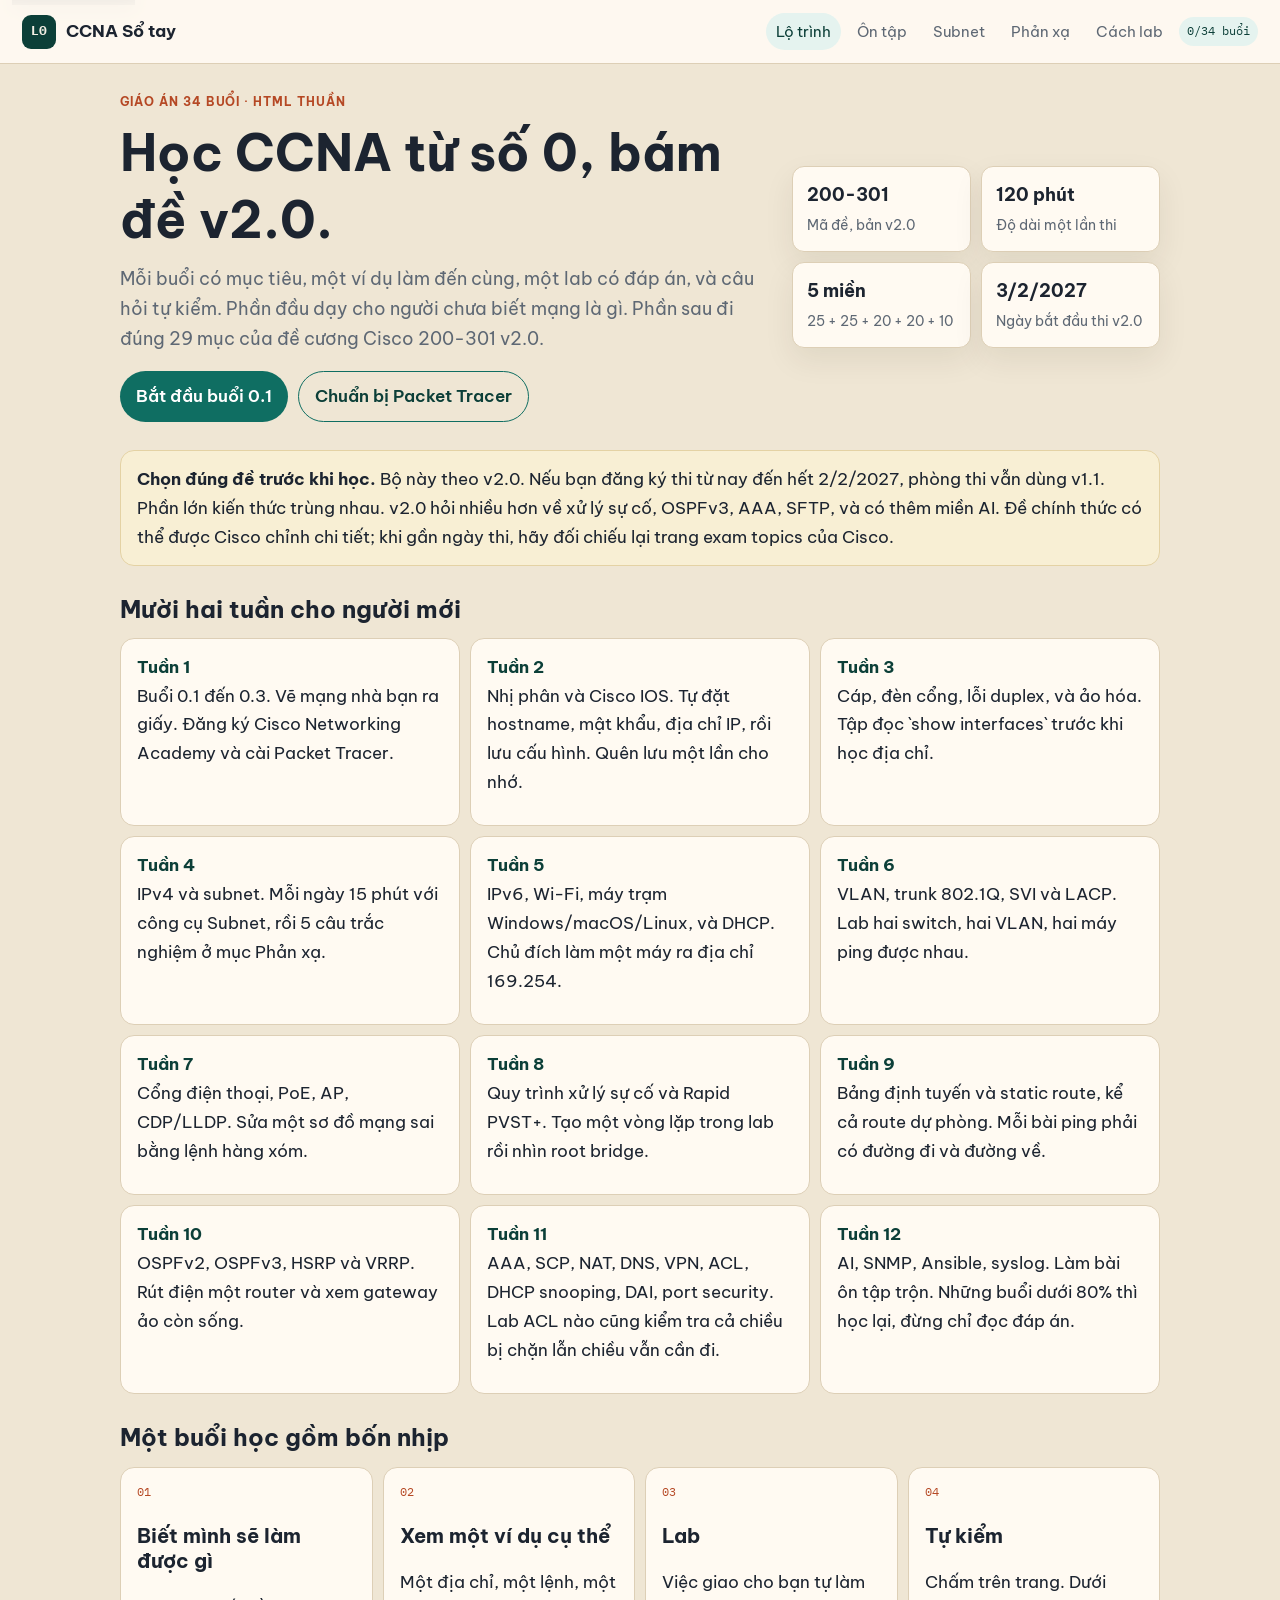
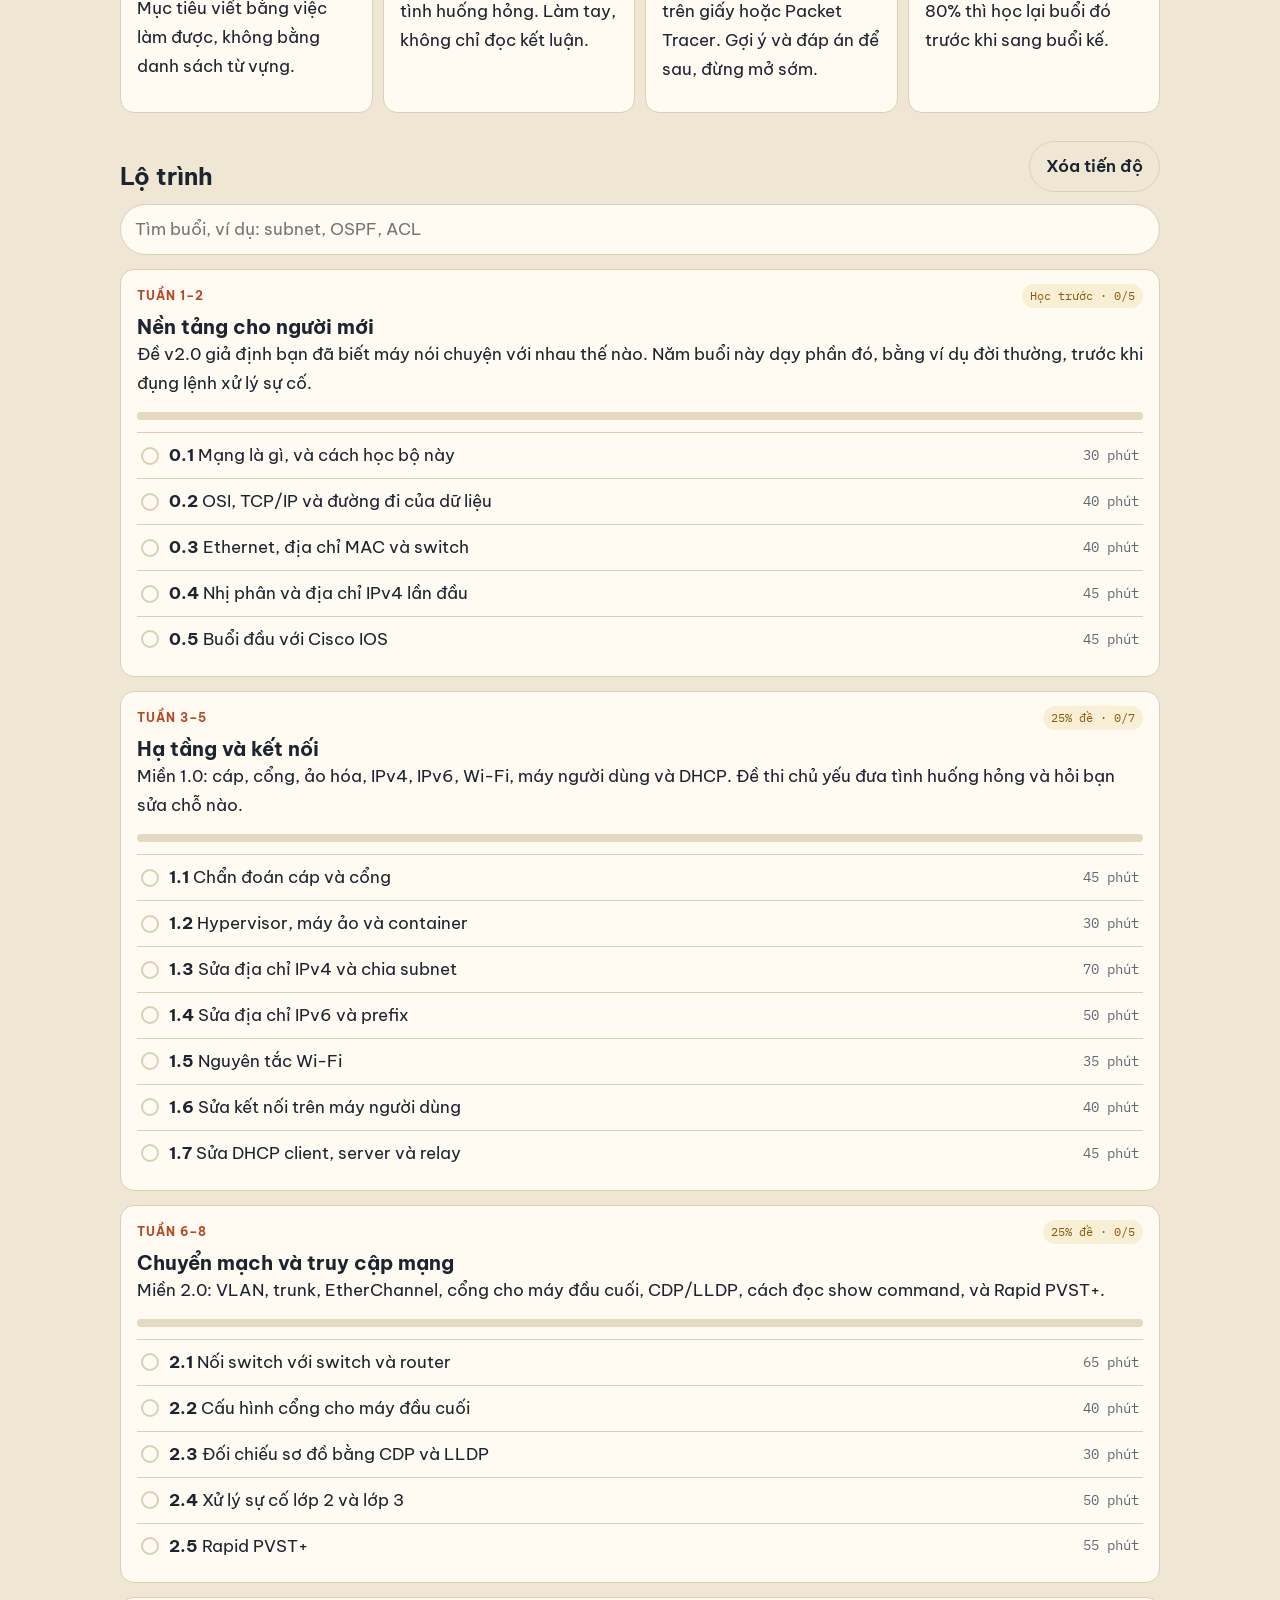
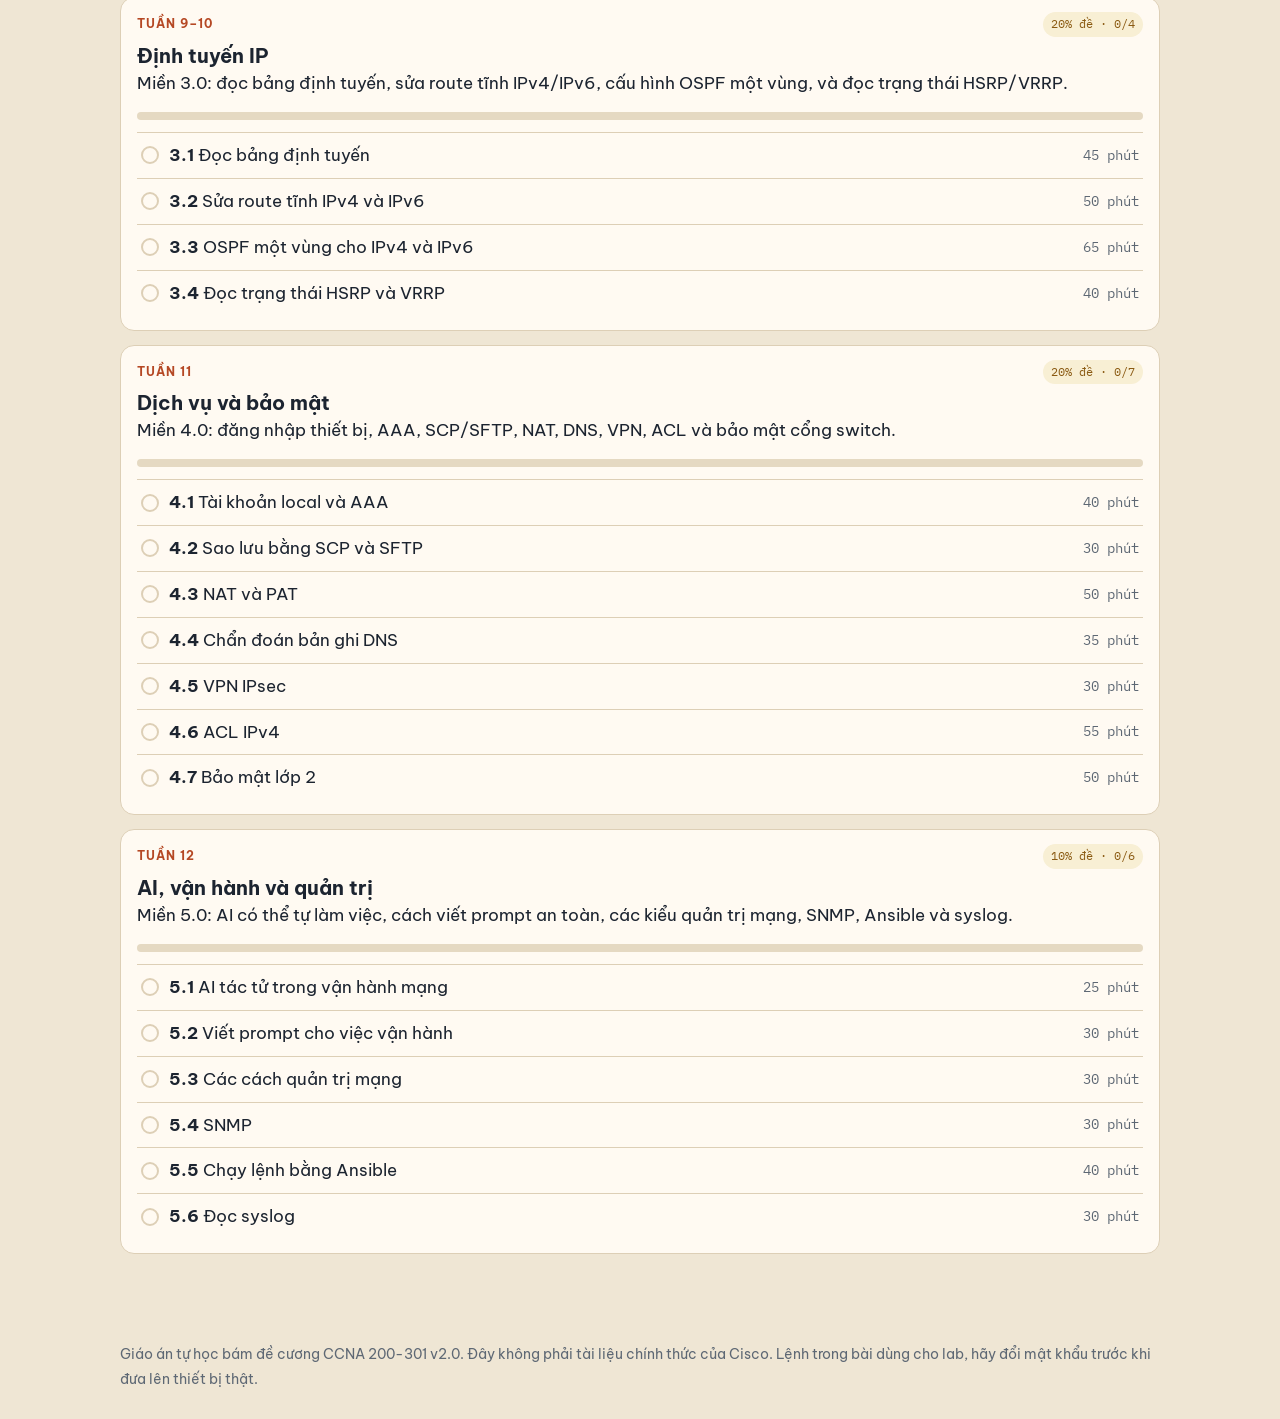
<file: index.html>
<!DOCTYPE html>
<html lang="vi">
<head>
  <meta charset="utf-8">
  <meta name="viewport" content="width=device-width, initial-scale=1">
  <title>CCNA Sổ tay · học 200-301 v2.0 từ số 0</title>
  <meta name="description" content="Giáo án CCNA 200-301 v2.0 cho người mới: ví dụ, lab và bài tự kiểm theo đề cương Cisco.">
  <link rel="stylesheet" href="css/components.css">
</head>
<body>
  <main class="page" id="content">
    <section class="hero">
      <div>
        <p class="kicker">Giáo án 34 buổi · HTML thuần</p>
        <h1>Học CCNA từ số 0, bám đề v2.0.</h1>
        <p class="lede">Mỗi buổi có mục tiêu, một ví dụ làm đến cùng, một lab có đáp án, và câu hỏi tự kiểm. Phần đầu dạy cho người chưa biết mạng là gì. Phần sau đi đúng 29 mục của đề cương Cisco 200-301 v2.0.</p>
        <div class="hero-actions">
          <a class="btn" href="bai.html?id=0.1">Bắt đầu buổi 0.1</a>
          <a class="btn secondary" href="huong-dan.html">Chuẩn bị Packet Tracer</a>
        </div>
      </div>
      <div class="facts">
        <div class="fact"><b>200-301</b><span>Mã đề, bản v2.0</span></div>
        <div class="fact"><b>120 phút</b><span>Độ dài một lần thi</span></div>
        <div class="fact"><b>5 miền</b><span>25 + 25 + 20 + 20 + 10</span></div>
        <div class="fact"><b>3/2/2027</b><span>Ngày bắt đầu thi v2.0</span></div>
      </div>
    </section>
    <aside class="banner">
      <strong>Chọn đúng đề trước khi học.</strong>
      Bộ này theo v2.0. Nếu bạn đăng ký thi từ nay đến hết 2/2/2027, phòng thi vẫn dùng v1.1. Phần lớn kiến thức trùng nhau. v2.0 hỏi nhiều hơn về xử lý sự cố, OSPFv3, AAA, SFTP, và có thêm miền AI. Đề chính thức có thể được Cisco chỉnh chi tiết; khi gần ngày thi, hãy đối chiếu lại trang exam topics của Cisco.
    </aside>
    <div class="section-head">
      <h2>Mười hai tuần cho người mới</h2>
    </div>
    <div class="plan" id="plan"></div>
    <div class="section-head">
      <h2>Một buổi học gồm bốn nhịp</h2>
    </div>
    <div class="method">
      <article><span>01</span><h3>Biết mình sẽ làm được gì</h3><p>Mục tiêu viết bằng việc làm được, không bằng danh sách từ vựng.</p></article>
      <article><span>02</span><h3>Xem một ví dụ cụ thể</h3><p>Một địa chỉ, một lệnh, một tình huống hỏng. Làm tay, không chỉ đọc kết luận.</p></article>
      <article><span>03</span><h3>Lab</h3><p>Việc giao cho bạn tự làm trên giấy hoặc Packet Tracer. Gợi ý và đáp án để sau, đừng mở sớm.</p></article>
      <article><span>04</span><h3>Tự kiểm</h3><p>Chấm trên trang. Dưới 80% thì học lại buổi đó trước khi sang buổi kế.</p></article>
    </div>
    <div class="section-head">
      <h2>Lộ trình</h2>
      <button class="btn ghost noprint" id="reset" type="button">Xóa tiến độ</button>
    </div>
    <div class="toolbar"><input id="search" type="search" placeholder="Tìm buổi, ví dụ: subnet, OSPF, ACL" aria-label="Tìm buổi học"></div>
    <div id="modules"></div>
  </main>
  <script src="js/format.js"></script>
  <script src="js/progress.js"></script>
  <script src="js/curriculum.js"></script>
  <script src="js/shell.js"></script>
  <script src="js/home.js"></script>
</body>
</html>
</file>
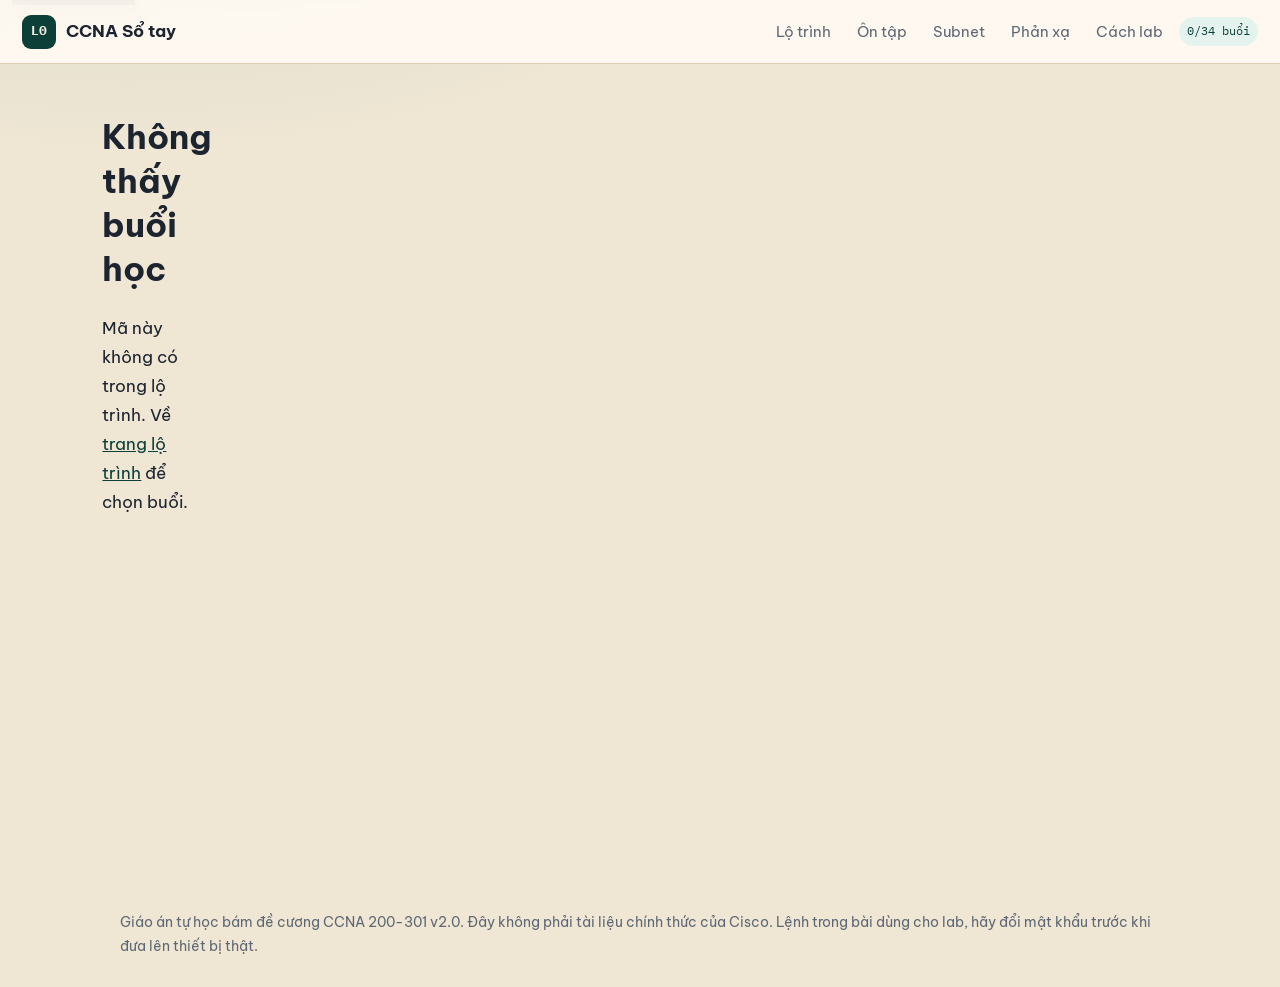
<file: bai.html>
<!DOCTYPE html>
<html lang="vi">
<head>
  <meta charset="utf-8">
  <meta name="viewport" content="width=device-width, initial-scale=1">
  <title>Buổi học · CCNA Sổ tay</title>
  <link rel="stylesheet" href="css/components.css">
</head>
<body>
  <div class="app" id="app"></div>
  <script src="js/format.js"></script>
  <script src="js/progress.js"></script>
  <script src="js/curriculum.js"></script>
  <script src="js/quiz.js"></script>
  <script src="js/shell.js"></script>
  <script src="js/lesson.js"></script>
</body>
</html>
</file>
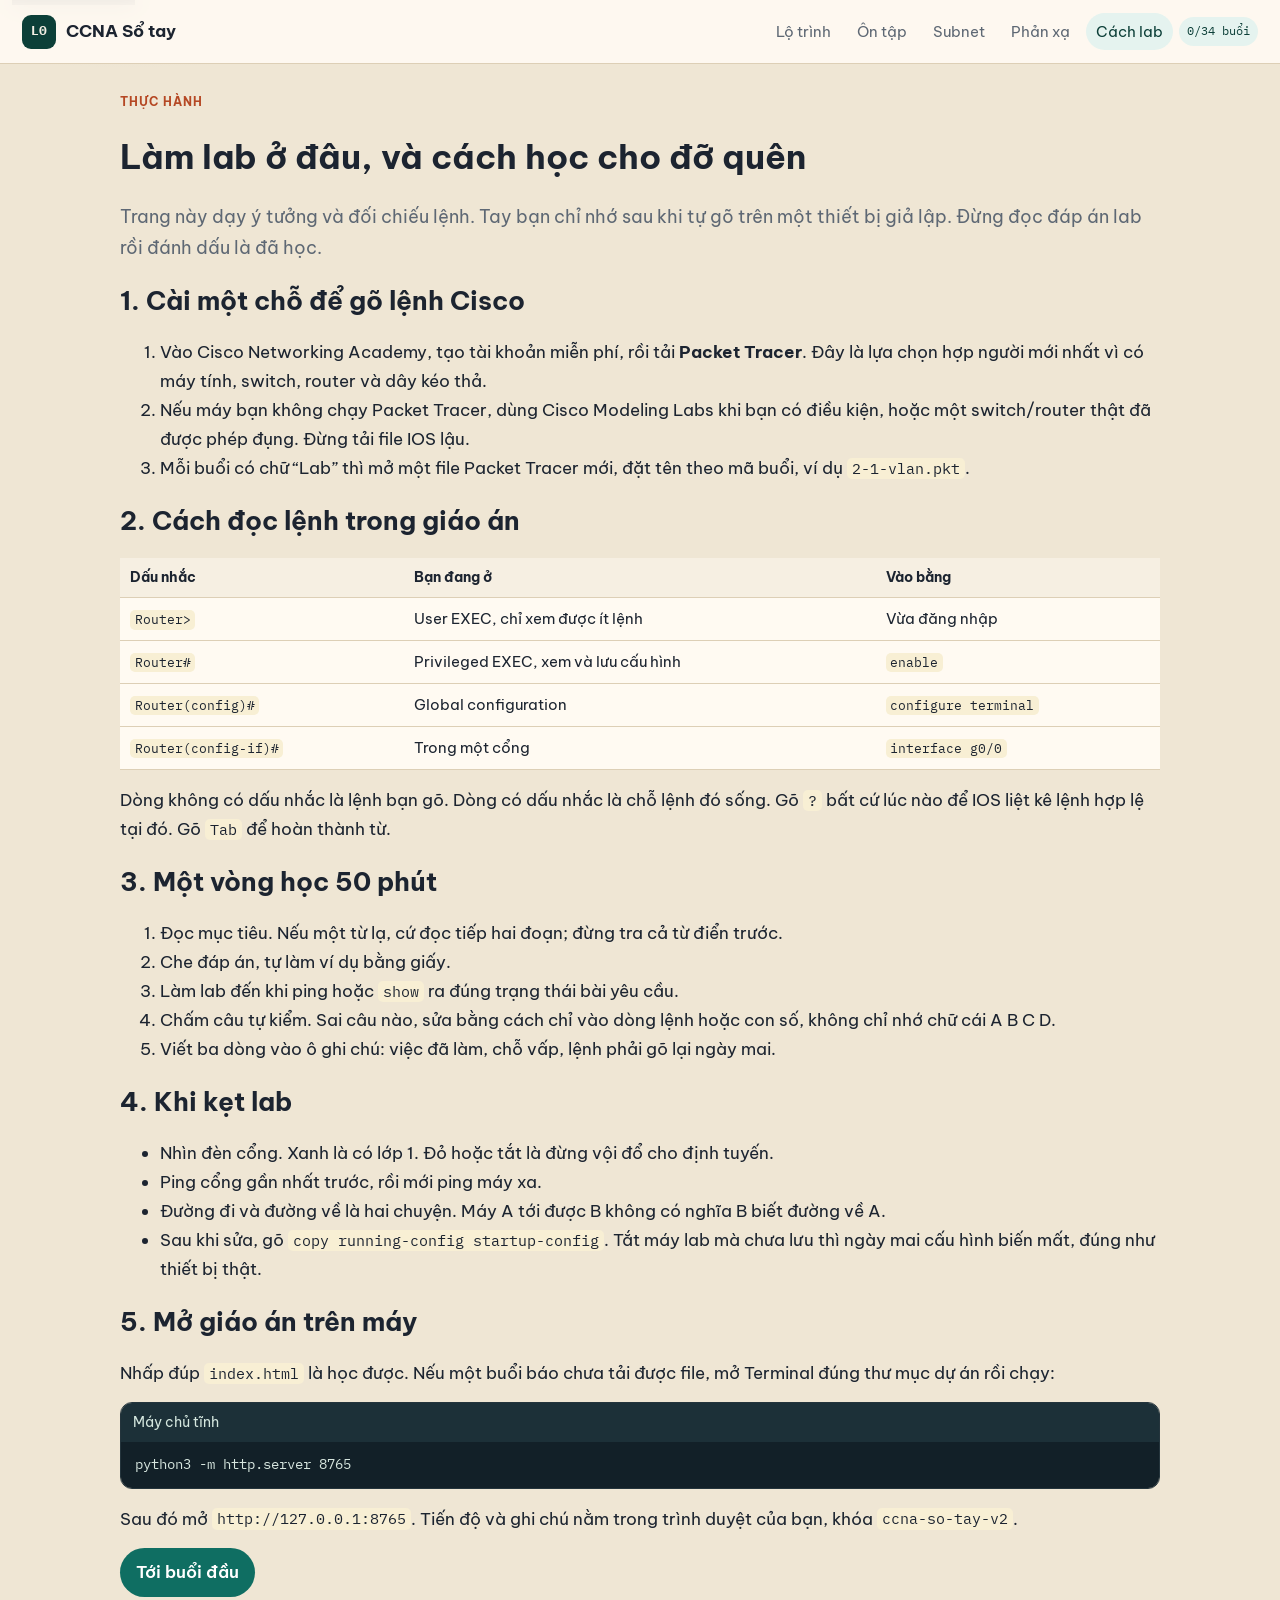
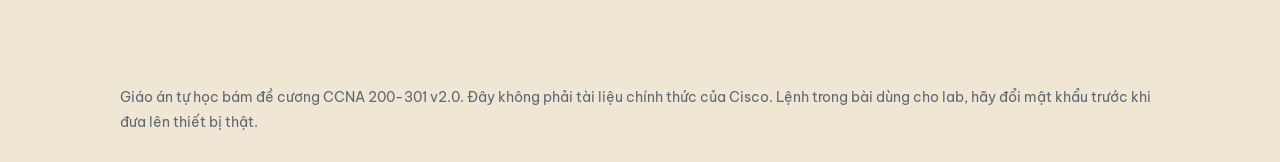
<file: huong-dan.html>
<!DOCTYPE html>
<html lang="vi">
<head>
  <meta charset="utf-8">
  <meta name="viewport" content="width=device-width, initial-scale=1">
  <title>Cách làm lab · CCNA Sổ tay</title>
  <link rel="stylesheet" href="css/components.css">
</head>
<body>
  <main class="page" id="content">
    <p class="kicker">Thực hành</p>
    <h1>Làm lab ở đâu, và cách học cho đỡ quên</h1>
    <p class="lede">Trang này dạy ý tưởng và đối chiếu lệnh. Tay bạn chỉ nhớ sau khi tự gõ trên một thiết bị giả lập. Đừng đọc đáp án lab rồi đánh dấu là đã học.</p>
    <h2>1. Cài một chỗ để gõ lệnh Cisco</h2>
    <ol>
      <li>Vào Cisco Networking Academy, tạo tài khoản miễn phí, rồi tải <strong>Packet Tracer</strong>. Đây là lựa chọn hợp người mới nhất vì có máy tính, switch, router và dây kéo thả.</li>
      <li>Nếu máy bạn không chạy Packet Tracer, dùng Cisco Modeling Labs khi bạn có điều kiện, hoặc một switch/router thật đã được phép đụng. Đừng tải file IOS lậu.</li>
      <li>Mỗi buổi có chữ “Lab” thì mở một file Packet Tracer mới, đặt tên theo mã buổi, ví dụ <code>2-1-vlan.pkt</code>.</li>
    </ol>
    <h2>2. Cách đọc lệnh trong giáo án</h2>
    <div class="table-wrap">
      <table>
        <thead><tr><th>Dấu nhắc</th><th>Bạn đang ở</th><th>Vào bằng</th></tr></thead>
        <tbody>
          <tr><td><code>Router&gt;</code></td><td>User EXEC, chỉ xem được ít lệnh</td><td>Vừa đăng nhập</td></tr>
          <tr><td><code>Router#</code></td><td>Privileged EXEC, xem và lưu cấu hình</td><td><code>enable</code></td></tr>
          <tr><td><code>Router(config)#</code></td><td>Global configuration</td><td><code>configure terminal</code></td></tr>
          <tr><td><code>Router(config-if)#</code></td><td>Trong một cổng</td><td><code>interface g0/0</code></td></tr>
        </tbody>
      </table>
    </div>
    <p>Dòng không có dấu nhắc là lệnh bạn gõ. Dòng có dấu nhắc là chỗ lệnh đó sống. Gõ <code>?</code> bất cứ lúc nào để IOS liệt kê lệnh hợp lệ tại đó. Gõ <code>Tab</code> để hoàn thành từ.</p>
    <h2>3. Một vòng học 50 phút</h2>
    <ol>
      <li>Đọc mục tiêu. Nếu một từ lạ, cứ đọc tiếp hai đoạn; đừng tra cả từ điển trước.</li>
      <li>Che đáp án, tự làm ví dụ bằng giấy.</li>
      <li>Làm lab đến khi ping hoặc <code>show</code> ra đúng trạng thái bài yêu cầu.</li>
      <li>Chấm câu tự kiểm. Sai câu nào, sửa bằng cách chỉ vào dòng lệnh hoặc con số, không chỉ nhớ chữ cái A B C D.</li>
      <li>Viết ba dòng vào ô ghi chú: việc đã làm, chỗ vấp, lệnh phải gõ lại ngày mai.</li>
    </ol>
    <h2>4. Khi kẹt lab</h2>
    <ul>
      <li>Nhìn đèn cổng. Xanh là có lớp 1. Đỏ hoặc tắt là đừng vội đổ cho định tuyến.</li>
      <li>Ping cổng gần nhất trước, rồi mới ping máy xa.</li>
      <li>Đường đi và đường về là hai chuyện. Máy A tới được B không có nghĩa B biết đường về A.</li>
      <li>Sau khi sửa, gõ <code>copy running-config startup-config</code>. Tắt máy lab mà chưa lưu thì ngày mai cấu hình biến mất, đúng như thiết bị thật.</li>
    </ul>
    <h2>5. Mở giáo án trên máy</h2>
    <p>Nhấp đúp <code>index.html</code> là học được. Nếu một buổi báo chưa tải được file, mở Terminal đúng thư mục dự án rồi chạy:</p>
    <figure class="cli"><header><span>Máy chủ tĩnh</span></header><pre>python3 -m http.server 8765</pre></figure>
    <p>Sau đó mở <code>http://127.0.0.1:8765</code>. Tiến độ và ghi chú nằm trong trình duyệt của bạn, khóa <code>ccna-so-tay-v2</code>.</p>
    <p><a class="btn" href="bai.html?id=0.1">Tới buổi đầu</a></p>
  </main>
  <script src="js/format.js"></script>
  <script src="js/progress.js"></script>
  <script src="js/curriculum.js"></script>
  <script src="js/shell.js"></script>
  <script>
    Shell.render({ active: "lab" });
  </script>
</body>
</html>
</file>
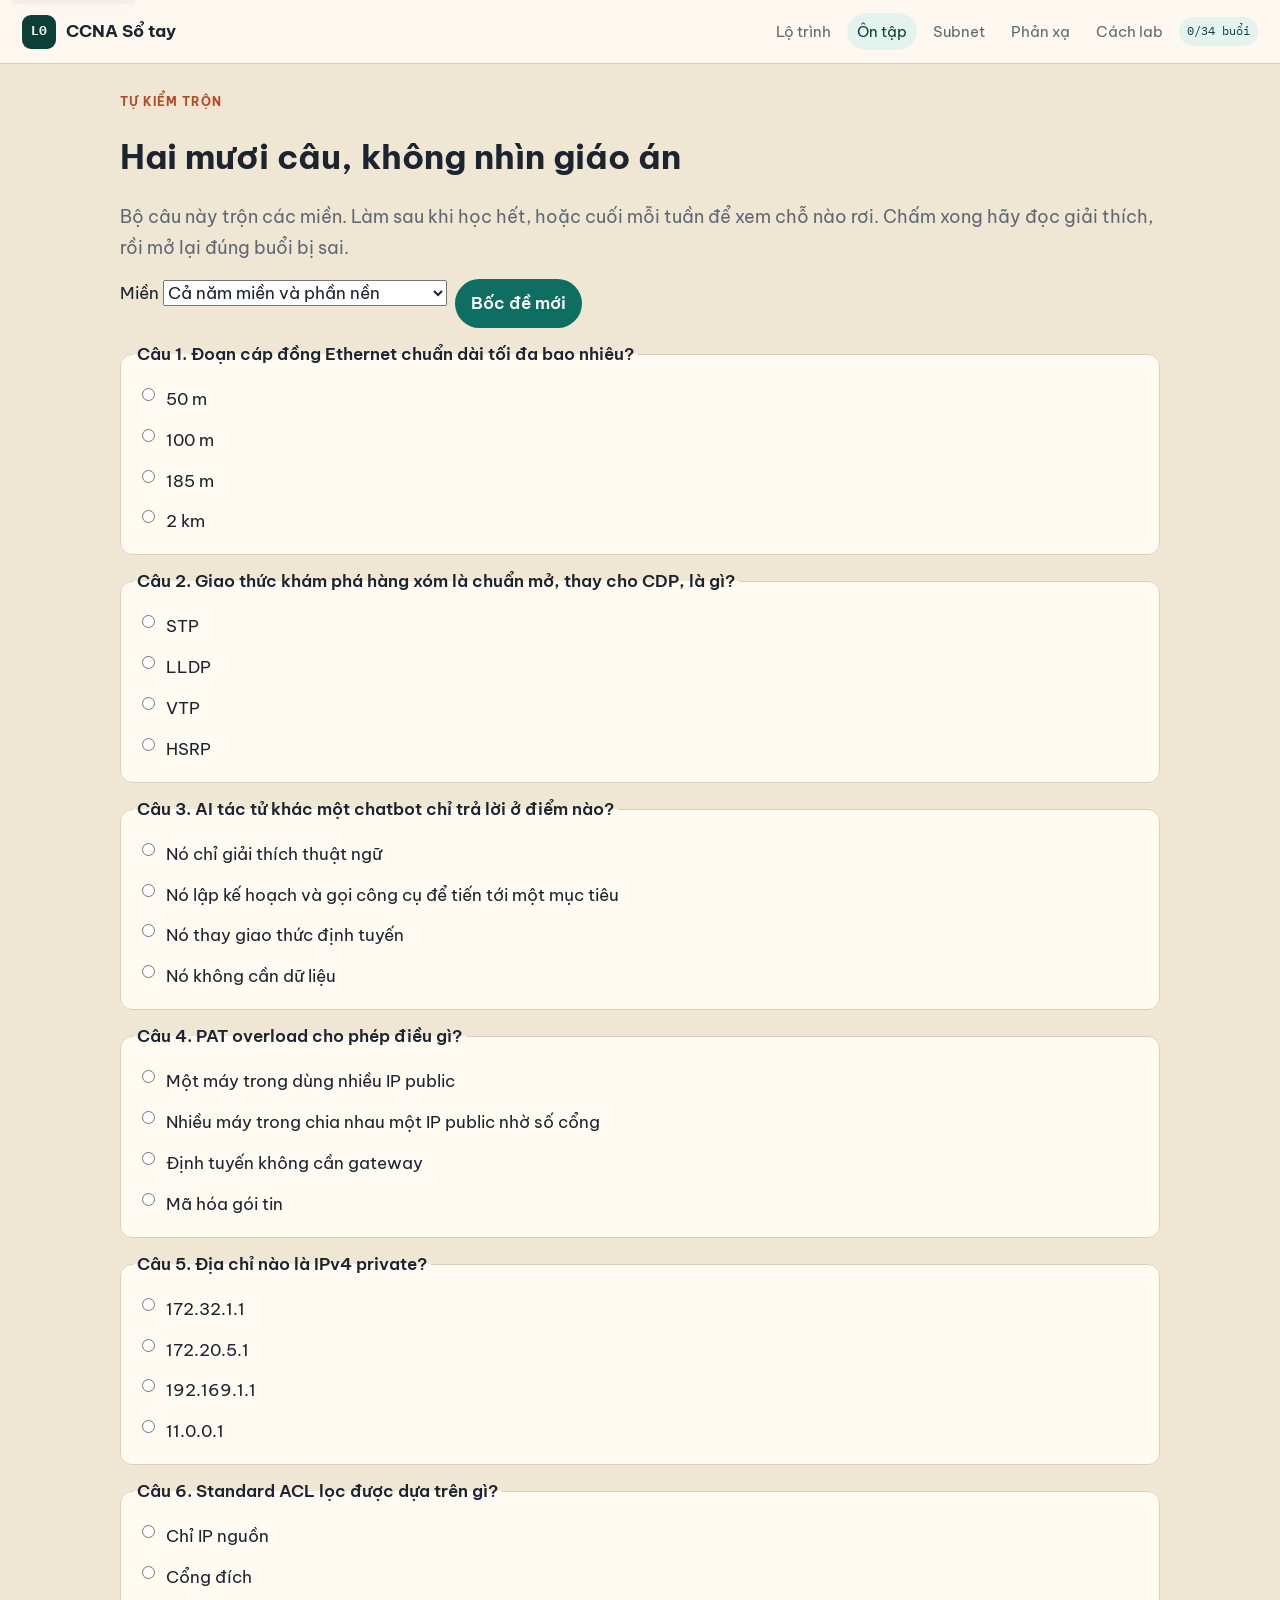
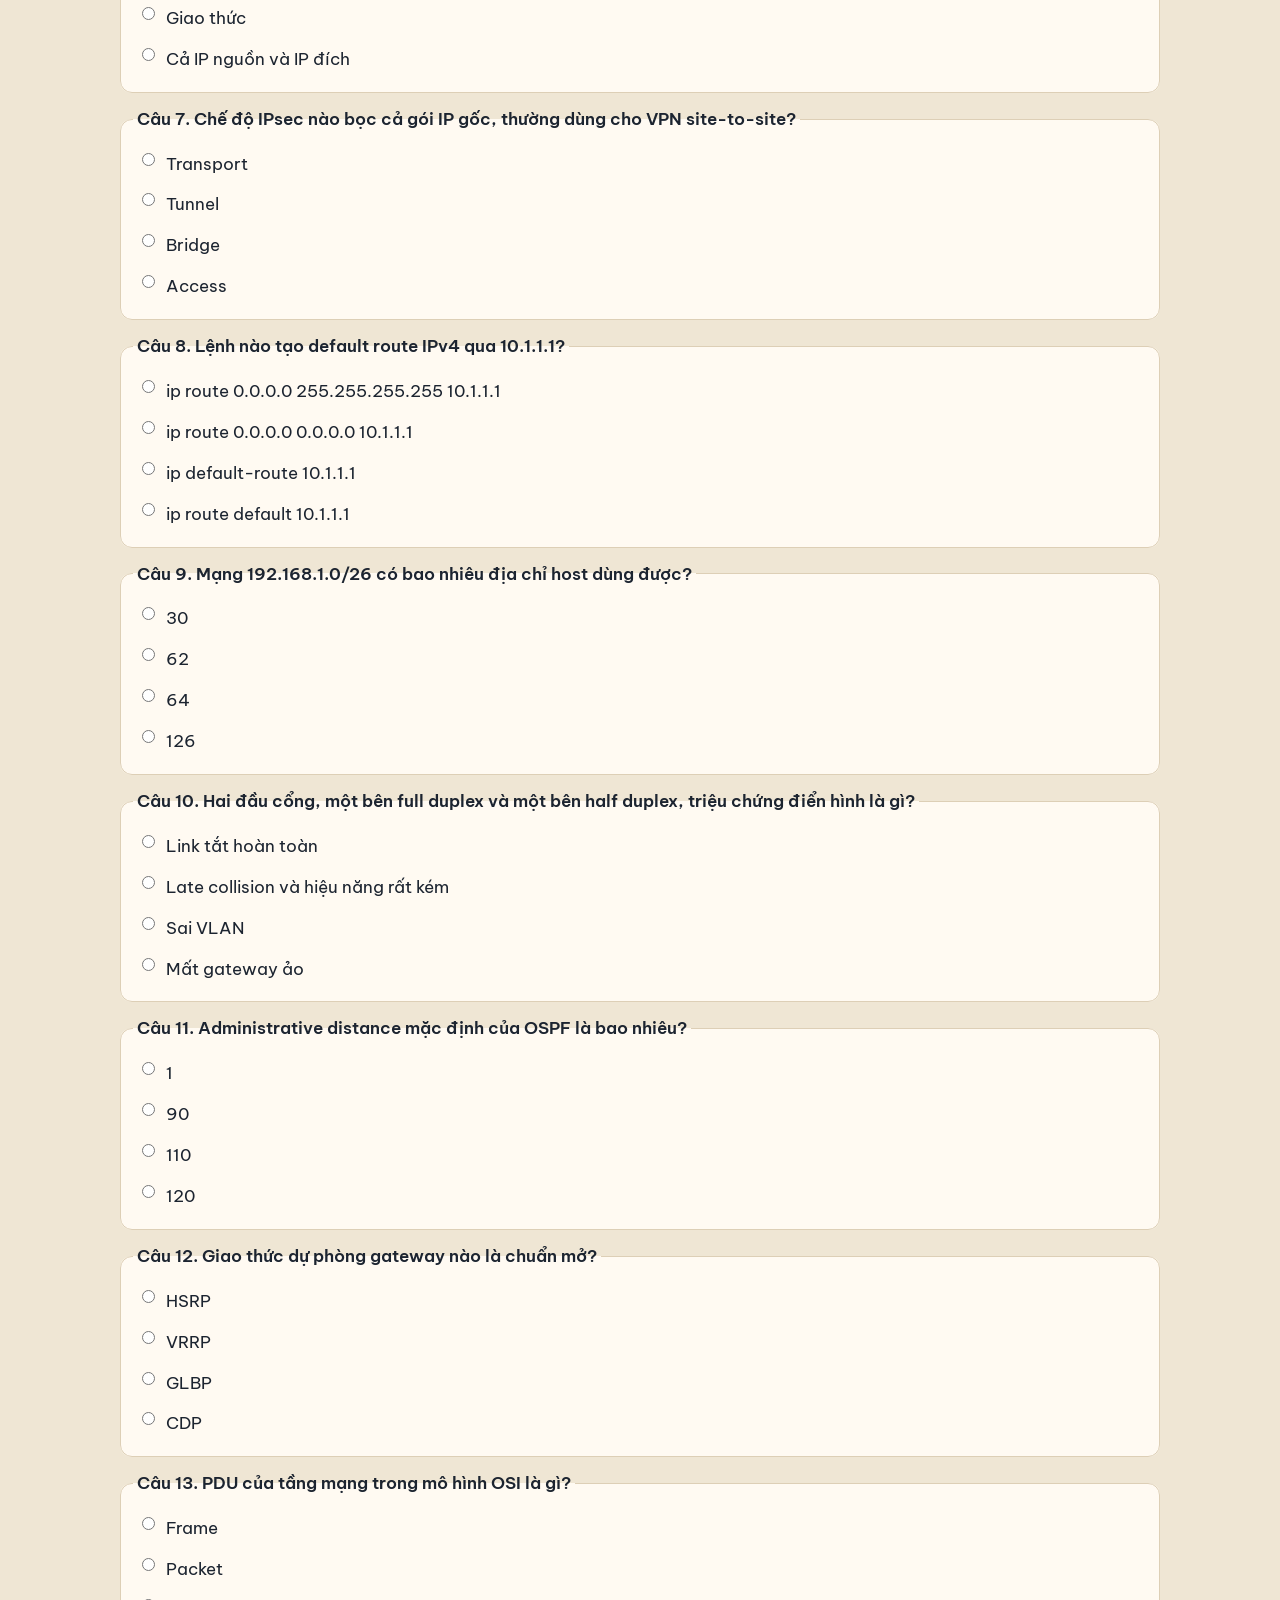
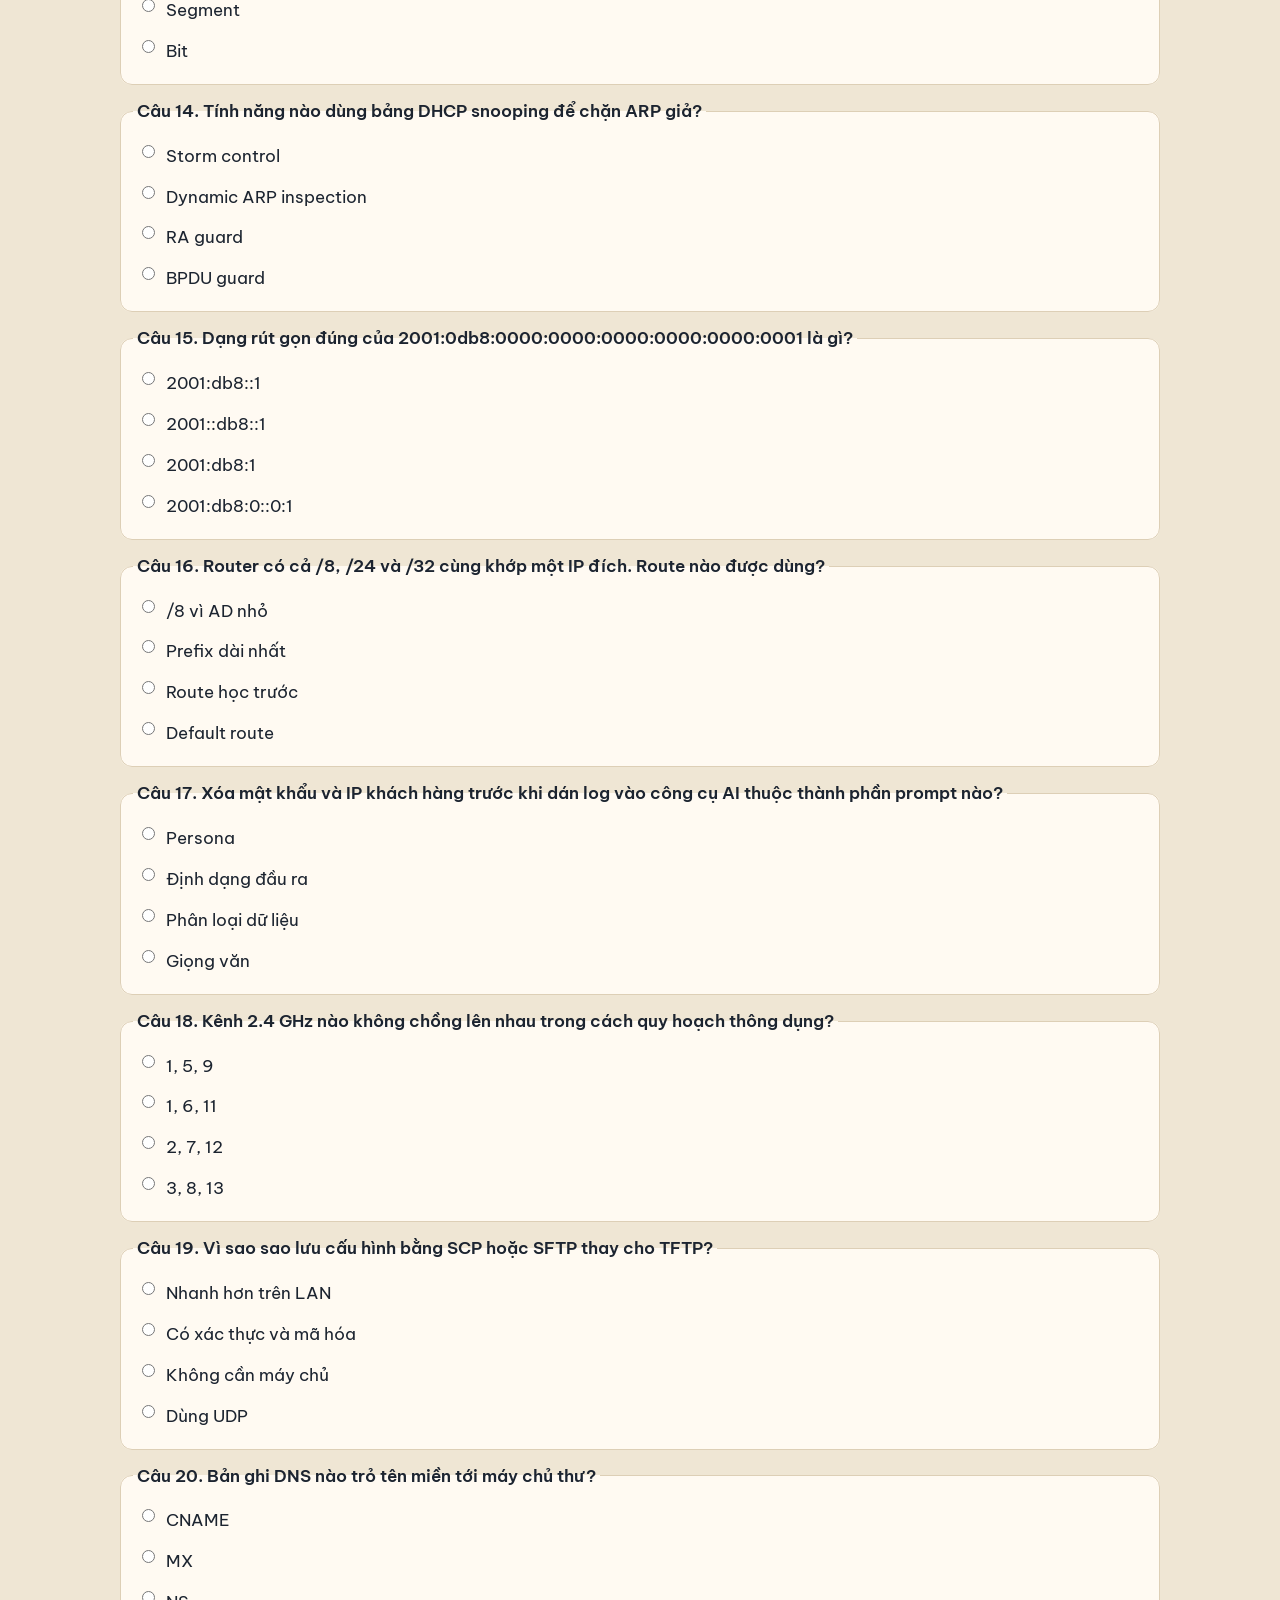
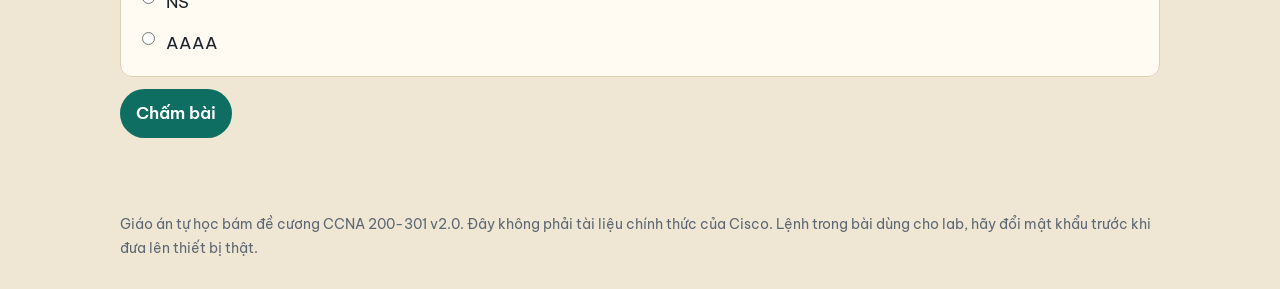
<file: ontap.html>
<!DOCTYPE html>
<html lang="vi">
<head>
  <meta charset="utf-8">
  <meta name="viewport" content="width=device-width, initial-scale=1">
  <title>Ôn tập · CCNA Sổ tay</title>
  <link rel="stylesheet" href="css/components.css">
</head>
<body>
  <main class="page" id="content">
    <p class="kicker">Tự kiểm trộn</p>
    <h1>Hai mươi câu, không nhìn giáo án</h1>
    <p class="lede">Bộ câu này trộn các miền. Làm sau khi học hết, hoặc cuối mỗi tuần để xem chỗ nào rơi. Chấm xong hãy đọc giải thích, rồi mở lại đúng buổi bị sai.</p>
    <div class="filter-row">
      <label>Miền <select id="module" aria-label="Chọn miền"></select></label>
      <button class="btn" id="again" type="button">Bốc đề mới</button>
    </div>
    <form class="quiz" id="quiz"></form>
  </main>
  <script src="js/format.js"></script>
  <script src="js/progress.js"></script>
  <script src="js/curriculum.js"></script>
  <script src="js/quiz.js"></script>
  <script src="js/shell.js"></script>
  <script src="js/bank.js"></script>
  <script src="js/ontap.js"></script>
</body>
</html>
</file>
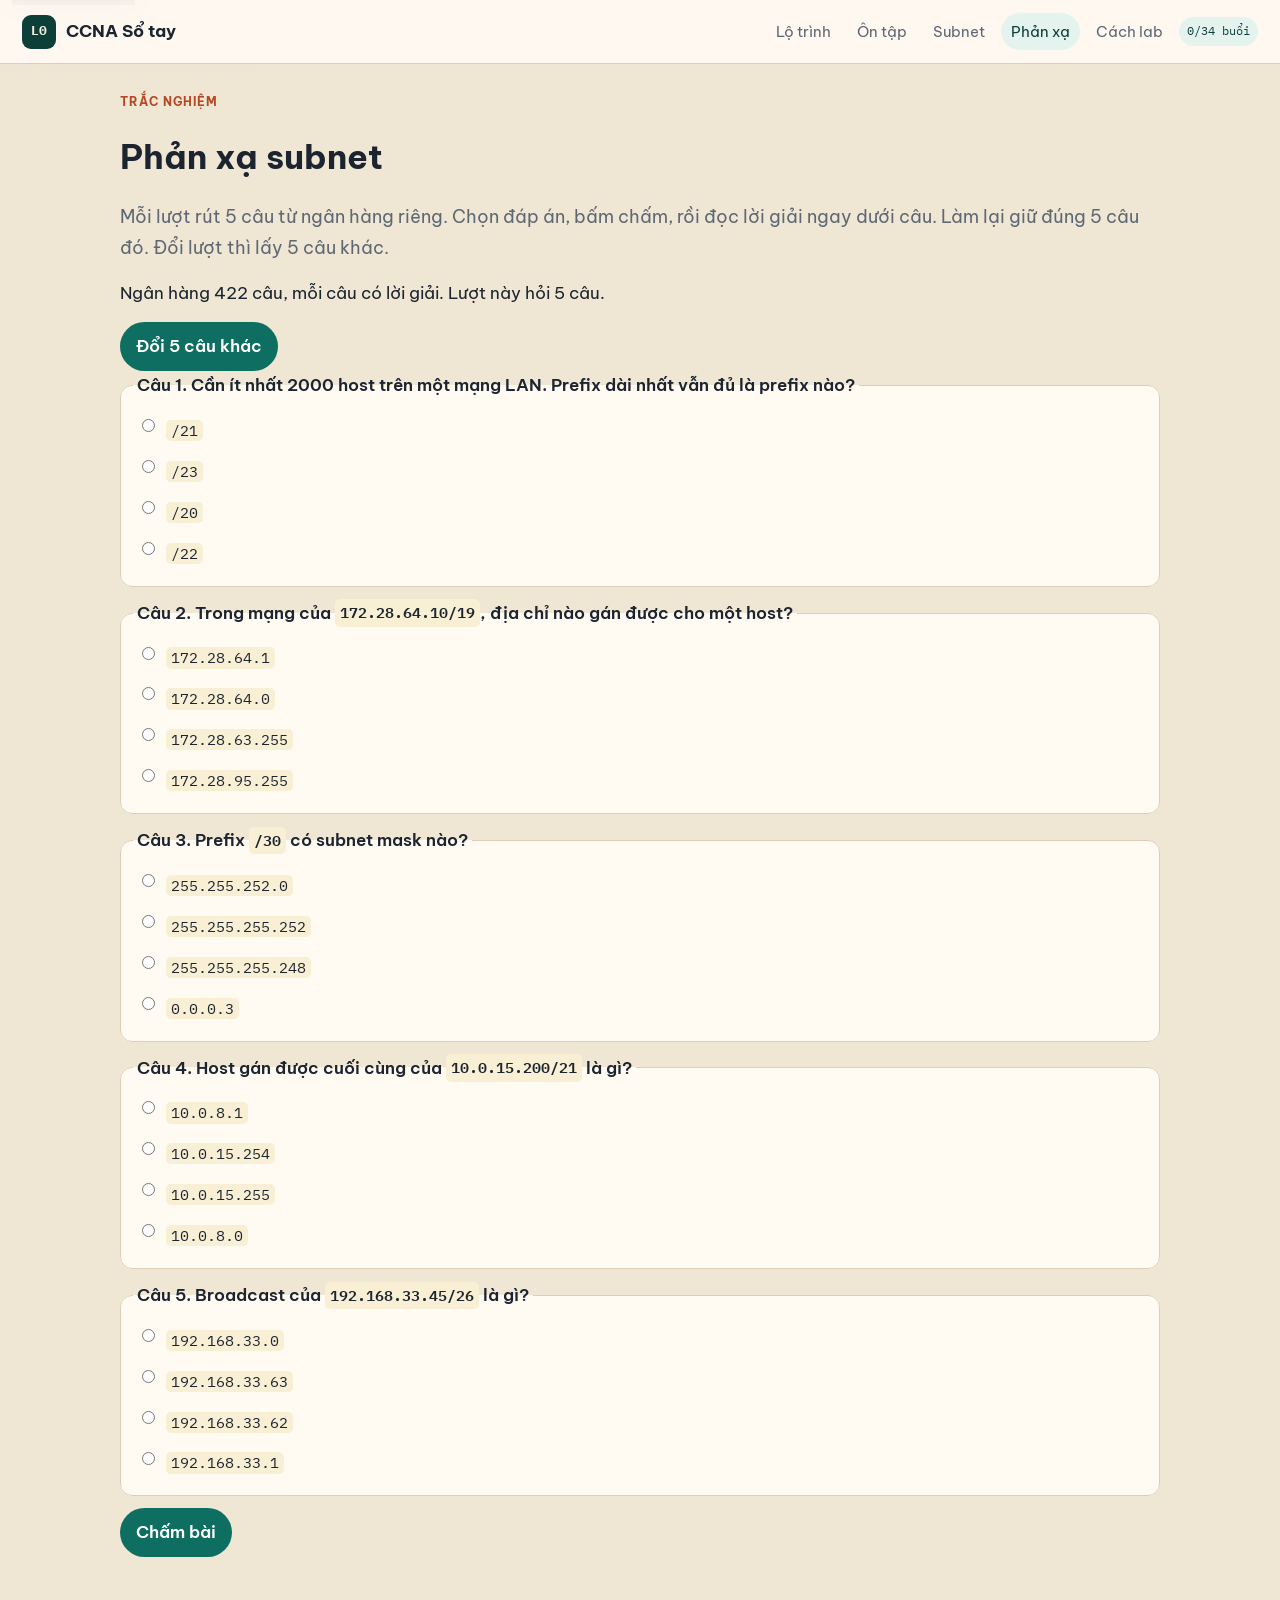
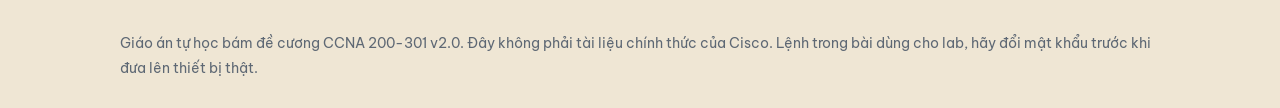
<file: phan-xa.html>
<!DOCTYPE html>
<html lang="vi">
<head>
  <meta charset="utf-8">
  <meta name="viewport" content="width=device-width, initial-scale=1">
  <title>Phản xạ subnet · CCNA Sổ tay</title>
  <link rel="stylesheet" href="css/components.css">
</head>
<body>
  <main class="page" id="content">
    <p class="kicker">Trắc nghiệm</p>
    <h1>Phản xạ subnet</h1>
    <p class="lede">Mỗi lượt rút 5 câu từ ngân hàng riêng. Chọn đáp án, bấm chấm, rồi đọc lời giải ngay dưới câu. Làm lại giữ đúng 5 câu đó. Đổi lượt thì lấy 5 câu khác.</p>
    <p id="practice-meta"></p>
    <div class="hero-actions">
      <button class="btn" id="new-set" type="button">Đổi 5 câu khác</button>
    </div>
    <form class="quiz" id="quiz"></form>
  </main>
  <script src="js/format.js"></script>
  <script src="js/progress.js"></script>
  <script src="js/curriculum.js"></script>
  <script src="js/shell.js"></script>
  <script src="js/quiz.js"></script>
  <script src="js/subnet.js"></script>
  <script src="js/subnet-bank.js"></script>
  <script src="js/phan-xa.js"></script>
</body>
</html>
</file>
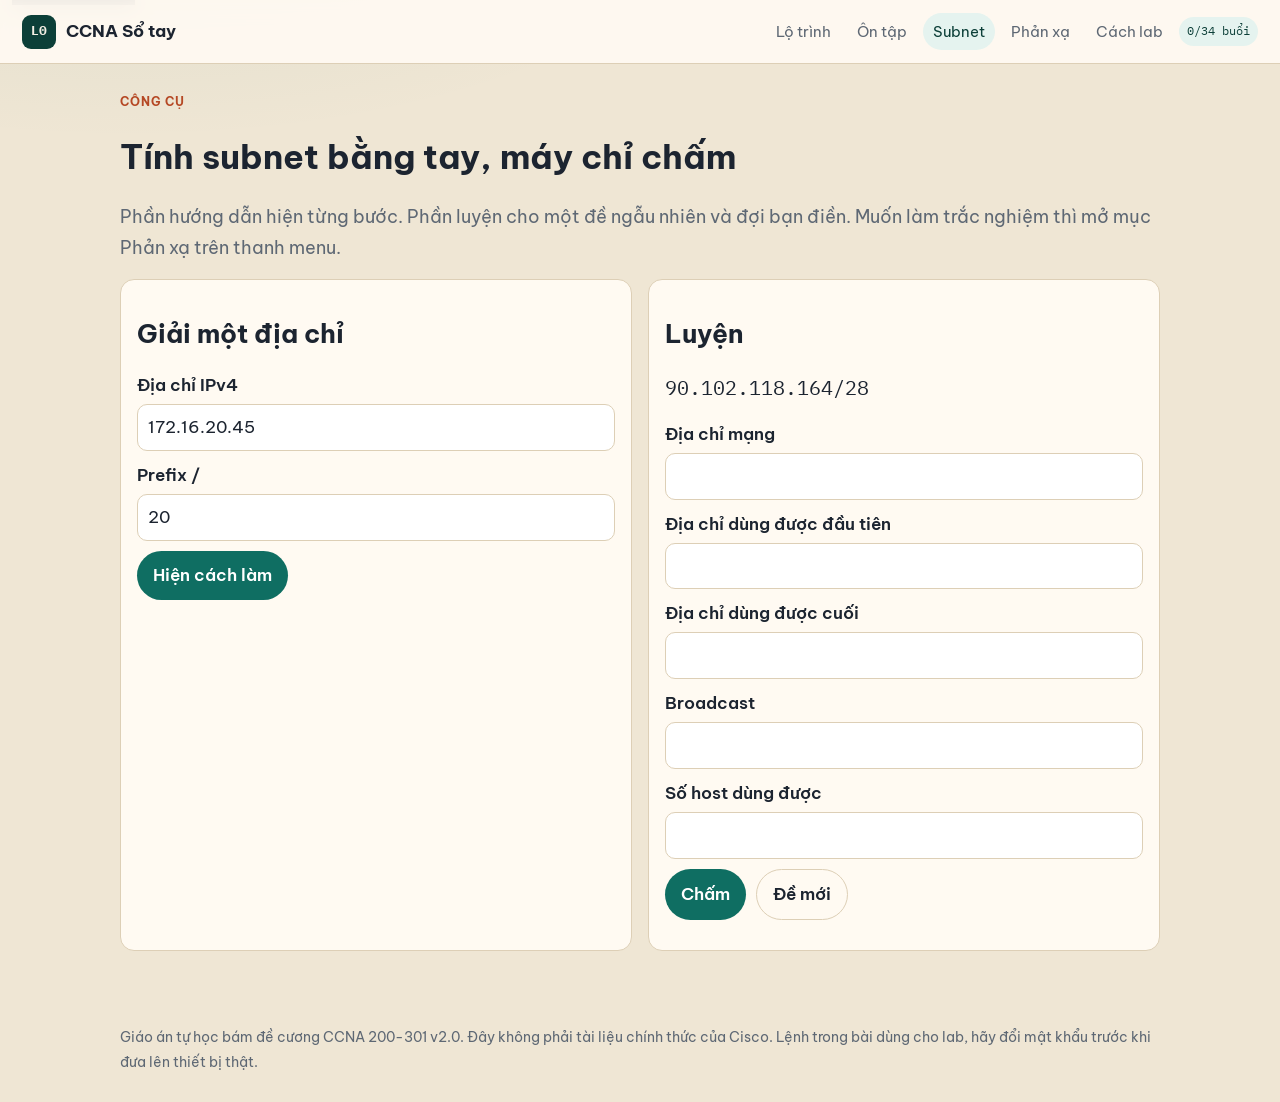
<file: cong-cu/subnet.html>
<!DOCTYPE html>
<html lang="vi">
<head>
  <meta charset="utf-8">
  <meta name="viewport" content="width=device-width, initial-scale=1">
  <title>Luyện subnet · CCNA Sổ tay</title>
  <link rel="stylesheet" href="../css/components.css">
</head>
<body>
  <main class="page" id="content">
    <p class="kicker">Công cụ</p>
    <h1>Tính subnet bằng tay, máy chỉ chấm</h1>
    <p class="lede">Phần hướng dẫn hiện từng bước. Phần luyện cho một đề ngẫu nhiên và đợi bạn điền. Muốn làm trắc nghiệm thì mở mục Phản xạ trên thanh menu.</p>
    <div class="tool-grid">
      <section class="panel">
        <h2>Giải một địa chỉ</h2>
        <label class="field">Địa chỉ IPv4<input id="ip" value="172.16.20.45" inputmode="decimal"></label>
        <label class="field">Prefix /<input id="prefix" type="number" min="0" max="32" value="20"></label>
        <button class="btn" id="explain" type="button">Hiện cách làm</button>
        <div id="explain-out"></div>
      </section>
      <section class="panel">
        <h2>Luyện</h2>
        <p class="practice-q" id="prompt">Bấm “Đề mới”.</p>
        <label class="field">Địa chỉ mạng<input id="a-net" autocomplete="off"></label>
        <label class="field">Địa chỉ dùng được đầu tiên<input id="a-first" autocomplete="off"></label>
        <label class="field">Địa chỉ dùng được cuối<input id="a-last" autocomplete="off"></label>
        <label class="field">Broadcast<input id="a-bcast" autocomplete="off"></label>
        <label class="field">Số host dùng được<input id="a-hosts" inputmode="numeric" autocomplete="off"></label>
        <div class="hero-actions">
          <button class="btn" id="check" type="button">Chấm</button>
          <button class="btn ghost" id="new" type="button">Đề mới</button>
        </div>
        <p id="verdict"></p>
      </section>
    </div>
  </main>
  <script src="../js/format.js"></script>
  <script src="../js/progress.js"></script>
  <script src="../js/curriculum.js"></script>
  <script src="../js/shell.js"></script>
  <script src="../js/subnet.js"></script>
</body>
</html>
</file>
<file: css/components.css>
@import url("layout.css");

.objectives {
  background: var(--teal-soft);
  border-radius: var(--radius);
  padding: 14px 16px 6px;
  margin: 16px 0;
}

.objectives h2,
.callout h2,
.block h2 { font-size: 1.15rem; margin: 0 0 8px; }

.lesson h2 { font-size: 1.45rem; margin: 1.6rem 0 0.6rem; }

.lesson h3 { font-size: 1.15rem; margin: 1.2rem 0 0.4rem; }

.opener {
  font-size: 1.12rem;
  border-left: 4px solid var(--copper);
  padding-left: 14px;
}

.keywords { display: flex; flex-wrap: wrap; gap: 6px; margin: 10px 0 0; }

.keywords span {
  font-family: var(--mono);
  font-size: 12px;
  background: var(--gold-soft);
  color: var(--gold);
  border-radius: 999px;
  padding: 2px 8px;
}

.callout {
  border-radius: 12px;
  padding: 12px 14px;
  margin: 12px 0;
  border: 1px solid var(--line);
  background: var(--card);
}

.callout.remember { background: var(--teal-soft); border-color: #b7ddd4; }
.callout.warn { background: var(--copper-soft); border-color: #f0cfc3; }
.callout.tip { background: var(--gold-soft); border-color: #ead7a4; }

.table-wrap { overflow-x: auto; margin: 12px 0 16px; }

table { width: 100%; border-collapse: collapse; background: var(--card); font-size: 0.95rem; }

th, td { text-align: left; padding: 8px 10px; border-bottom: 1px solid var(--line); vertical-align: top; }

th { background: #f6efe2; font-size: 0.85rem; }

.cli, .topo {
  margin: 12px 0 16px;
  border-radius: 12px;
  overflow: hidden;
  border: 1px solid #24343c;
}

.cli header, .topo header, .lab header, .steps header {
  display: flex;
  justify-content: space-between;
  align-items: center;
  gap: 8px;
  padding: 8px 12px;
  font-size: 0.85rem;
}

.cli header { background: #1c3038; color: #d5e7df; }
.cli pre, .topo pre, .solution pre {
  margin: 0;
  padding: 12px 14px;
  overflow-x: auto;
  font-family: var(--mono);
  font-size: 0.86rem;
  line-height: 1.55;
  white-space: pre-wrap;
}

.cli pre { background: var(--cli); color: var(--cli-ink); }
.topo { border-color: var(--line); }
.topo header { background: #f6efe2; }
.topo pre { background: var(--card); color: var(--ink); }

.copy {
  border: 1px solid rgba(255, 255, 255, 0.2);
  background: transparent;
  color: inherit;
  border-radius: 999px;
  padding: 2px 8px;
  font-size: 12px;
}

.flow { display: flex; flex-wrap: wrap; align-items: center; gap: 8px; margin: 12px 0; }

.flow-node {
  background: var(--card);
  border: 1px solid var(--line);
  border-radius: 12px;
  padding: 8px 12px;
  min-width: 90px;
  text-align: center;
}

.flow-node small { display: block; color: var(--muted); font-family: var(--mono); }

.stack { list-style: none; padding: 0; margin: 12px 0; }

.stack li {
  display: flex;
  justify-content: space-between;
  gap: 12px;
  padding: 8px 12px;
  border: 1px solid var(--line);
  margin-top: -1px;
  background: var(--card);
}

.stack li:first-child { border-radius: 12px 12px 0 0; background: #f8e7df; }
.stack li:last-child { border-radius: 0 0 12px 12px; background: #e5f3ef; }

.compare { display: grid; grid-template-columns: 1fr 1fr; gap: 10px; margin: 12px 0; }

.compare > div { background: var(--card); border: 1px solid var(--line); border-radius: 12px; padding: 12px 14px; }

.steps, .lab {
  background: var(--card);
  border: 1px solid var(--line);
  border-radius: var(--radius);
  padding: 8px 16px 14px;
  margin: 14px 0;
}

.lab { border-color: #e7b5a4; background: #fff8f5; }

.solution { margin-top: 8px; }
.solution pre {
  background: #142028;
  color: #d7e6df;
  border-radius: 10px;
}

.terms { display: grid; gap: 8px; margin: 8px 0 16px; }

.terms div { background: var(--card); border-radius: 10px; padding: 8px 12px; border: 1px solid var(--line); }

.quiz fieldset {
  border: 1px solid var(--line);
  border-radius: 12px;
  margin: 0 0 12px;
  padding: 10px 12px 12px;
  background: var(--card);
}

.quiz legend { font-weight: 600; padding: 0 4px; }

.choice {
  display: flex;
  gap: 8px;
  align-items: flex-start;
  padding: 6px 4px;
  border-radius: 8px;
}

.choice.good { background: var(--ok-soft); }
.choice.bad { background: var(--bad-soft); }

.why { color: var(--muted); margin: 6px 0 0; font-size: 0.95rem; }

.score {
  font-weight: 700;
  padding: 10px 12px;
  border-radius: 10px;
  background: var(--teal-soft);
}

.notes textarea {
  width: 100%;
  min-height: 90px;
  border-radius: 12px;
  border: 1px solid var(--line);
  background: var(--card);
  padding: 10px 12px;
}

.pager { display: flex; justify-content: space-between; gap: 10px; margin-top: 18px; }

.pager a { text-decoration: none; }

.bar {
  height: 8px;
  background: var(--paper-deep);
  border-radius: 99px;
  overflow: hidden;
}

.bar span { display: block; height: 100%; background: var(--teal); }

.tool-grid { display: grid; grid-template-columns: 1fr 1fr; gap: 16px; }

.panel {
  background: var(--card);
  border: 1px solid var(--line);
  border-radius: var(--radius);
  padding: 16px;
}

label.field { display: block; margin-bottom: 10px; font-weight: 600; }

label.field input, label.field select {
  display: block;
  width: 100%;
  margin-top: 4px;
  font-weight: 400;
  border: 1px solid var(--line);
  border-radius: 10px;
  padding: 8px 10px;
  background: white;
}

.result dt { font-family: var(--mono); color: var(--muted); }
.result dd { margin: 0 0 8px; font-weight: 650; }

.practice-q { font-size: 1.25rem; font-family: var(--mono); }

.ok { color: var(--ok); }
.bad { color: var(--bad); }

.filter-row { display: flex; gap: 8px; flex-wrap: wrap; margin-bottom: 12px; }

@media (max-width: 800px) {
  .compare, .tool-grid { grid-template-columns: 1fr; }
}

@media print {
  .topbar, .sidebar, .menu-btn, .noprint, .site-footer { display: none !important; }
  .app { display: block; }
  body { background: white; }
  .lesson { max-width: none; }
}
</file>
